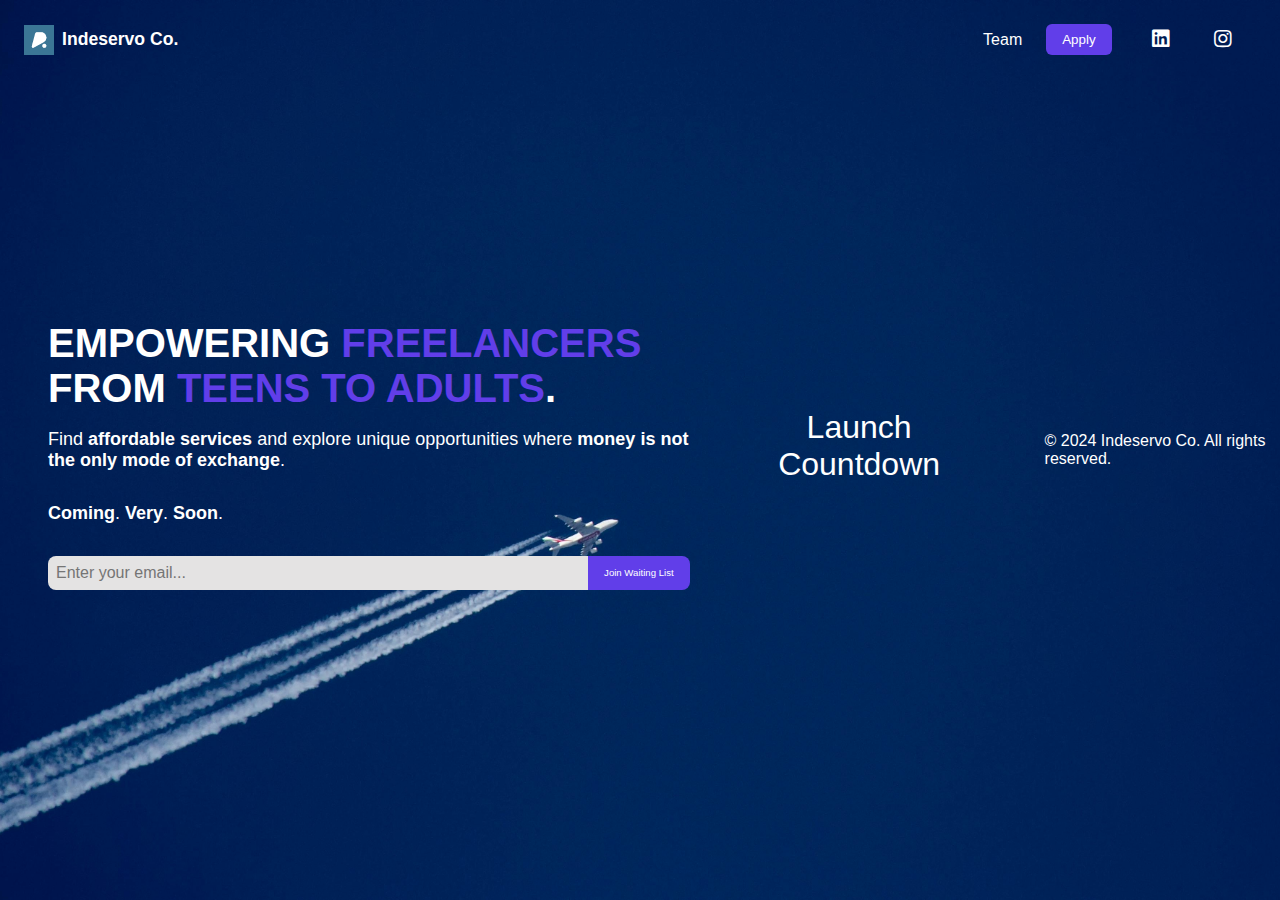
<file: index.html>
<!DOCTYPE html>
<html lang="en">
<head>
    <!-- Google tag (gtag.js) -->
    <script async src="https://www.googletagmanager.com/gtag/js?id=G-58T5W0ZTQF"></script>
    <script>
    window.dataLayer = window.dataLayer || [];
    function gtag(){dataLayer.push(arguments);}
    gtag('js', new Date());

    gtag('config', 'G-58T5W0ZTQF');
    </script>
    <!-- Meta Tags for SEO -->
    <meta charset="UTF-8">
    <meta name="viewport" content="width=device-width, initial-scale=1.0">
    <meta name="title" content="Indeservo Co. | Empowering Freelancers from Teens to Adults">
    <meta name="description" content="Find affordable services and empower freelancers of all ages. At Indeservo Co., money is not the only mode of exchange. Join our waiting list to explore endless possibilities.">
    <meta name="keywords" content="Indeservo Co, freelancing platform, teen freelancers, adult freelancers, affordable services, non-monetary exchange, gig platform, hire freelancers, freelancing website">
    <meta name="author" content="Indeservo Co.">
    <meta name="robots" content="index, follow">
    <meta property="og:title" content="Indeservo Co. | Empowering Freelancers from Teens to Adults">
    <meta property="og:description" content="Find affordable services and empower freelancers of all ages. At Indeservo Co., money is not the only mode of exchange. Join our waiting list to explore endless possibilities.">
    <meta property="og:image" content="https://www.indeservo.com/logo.png">
    <meta property="og:url" content="https://www.indeservo.com">
    <meta property="og:type" content="website">
    <meta property="twitter:card" content="summary_large_image">
    <meta property="twitter:title" content="Indeservo Co. | Empowering Freelancers from Teens to Adults">
    <meta property="twitter:description" content="Find affordable services and empower freelancers of all ages. At Indeservo Co., money is not the only mode of exchange. Join our waiting list to explore endless possibilities.">
    <meta property="twitter:image" content="https://www.indeservo.com/logo.png">

    <title>Indeservo Co.</title>
    <link rel="icon" type="image/png" href="/Resources/Logo.png">

    <link href="https://cdnjs.cloudflare.com/ajax/libs/font-awesome/5.15.3/css/all.min.css" rel="stylesheet"/>
    <link rel="stylesheet" href="new.css">
</head>
<body>
    <header>
        <div class="logo">
            <img alt="Indeservo Co. Logo" src="/Resources/Logo.png"/>
            <div class="title">Indeservo Co.</div>
            <button id="menuToggle" class="menu-icon">&#9776;</button>
        </div>
        
        <nav>
            <a href="/team.html" class="nav-link">Team</a>
            <button id="applyButton" class="nav-link">Apply</button>
            <div class="social-icons">
                <a href="https://www.linkedin.com/company/indeservo/" target="_blank"><i class="fab fa-linkedin"></i></a>
                <a href="https://www.instagram.com/indeservo/" target="_blank"><i class="fab fa-instagram"></i></a>
            </div>
        </nav>
        
        <div id="sideMenu" class="side-menu">
            <button id="closeMenu" class="close-btn">&times;</button>
            <div class="menu-section">
                <h3 style="color: rgb(154, 154, 154); font-size: smaller;">Team</h3>
                <a href="/team.html" class="side-link">Team</a>
            </div>
            <div class="menu-section">
                <h3 style="color: rgb(154, 154, 154); font-size: smaller;">Jobs</h3>
                <a href="#" id="applyButtonSide" class="side-link">Apply</a>
            </div>
            <div class="menu-section">
                <h3 style="color: rgb(154, 154, 154); font-size: smaller;">Social Media</h3>
                <div class="side-social-icons">
                    <a style="margin-right: 10px; color: rgb(0, 0, 0);" href="https://www.linkedin.com/company/indeservo/" target="_blank"><i class="fab fa-linkedin"></i> Linkedin</a>
                    <br/><br/>
                    <a href="https://www.instagram.com/indeservo/" target="_blank"><i class="fab fa-instagram"></i> Instagram</a>
                </div>
            </div>
        </div>
    </header>

    <div class="container">
        <div class="left-content">
            <h1>EMPOWERING <span class="highlight">FREELANCERS</span> FROM <span class="highlight">TEENS TO ADULTS</span>.</h1>
            <p>Find <strong>affordable services</strong> and explore unique opportunities where <strong>money is not the only mode of exchange</strong>.</p>
            <p><span class="bold">Coming</span>. <span class="bold">Very</span>. <span class="bold">Soon</span>.</p>
            <div class="input-group" style="display: flex; gap: 0; align-items: center;">
                <form id="waitingListForm" action="https://api.web3forms.com/submit" method="POST" style="display: flex; width: 100%; gap: 0;">
                    <input type="hidden" name="access_key" value="aeaef715-6f02-44fd-8705-c53b4dd4ba96"/>
                    <input name="email" style="background-color: rgb(228, 227, 227); padding: 0.5rem; border-radius: 0.5rem 0 0 0.5rem; flex: 1;" placeholder="Enter your email..." type="email" required/>
                    <button type="submit" style="background-color: #613EE9; color: white; padding: 0.5rem 1rem; border: none; border-radius: 0 0.5rem 0.5rem 0; cursor: pointer; font-size: 0.6rem;">Join Waiting List</button>
                </form>
            </div>
        </div>
        

        <div class="right-content">
            <div class="countdown-header">Launch Countdown</div>
            <div style="font-size: 40px;" class="countdown-time" id="countdownDisplay"></div>
        </div>
    </div>
    <footer>
        <p>&copy; 2024 Indeservo Co. All rights reserved.</p>
    </footer>

    <div id="myModal" class="modal">
        <div class="modal-content">
            <span class="close" id="closeModal">&times;</span>
            <h2>Hiring Form</h2>
            <form id="hiringForm" action="https://api.web3forms.com/submit" method="POST">
                <input type="hidden" name="access_key" value="aeaef715-6f02-44fd-8705-c53b4dd4ba96"/>
                <input name="name" type="text" placeholder="Your Name" required>
                <input name="email" type="email" placeholder="Your Email" required>
                <input name="phone" type="text" placeholder="Your Phone" required>
                
                <select name="position" required>
                    <option value="" disabled selected>Select Position</option>
                    <option value="Frontend">Frontend</option>
                    <option value="Backend">Backend</option>
                    <option value="Graphics Designer">Graphics Designer</option>
                    <option value="Full-stack">Full-stack</option>
                    <option value="Marketing">Marketing</option>
                    <option value="Social Media Admin">Social Media Admin</option>
                </select>
                
                <button class="submit-button" type="submit">Submit</button>
            </form>
        </div>
    </div>

    <script src="/new.js"></script>
</body>
</html>
</file>
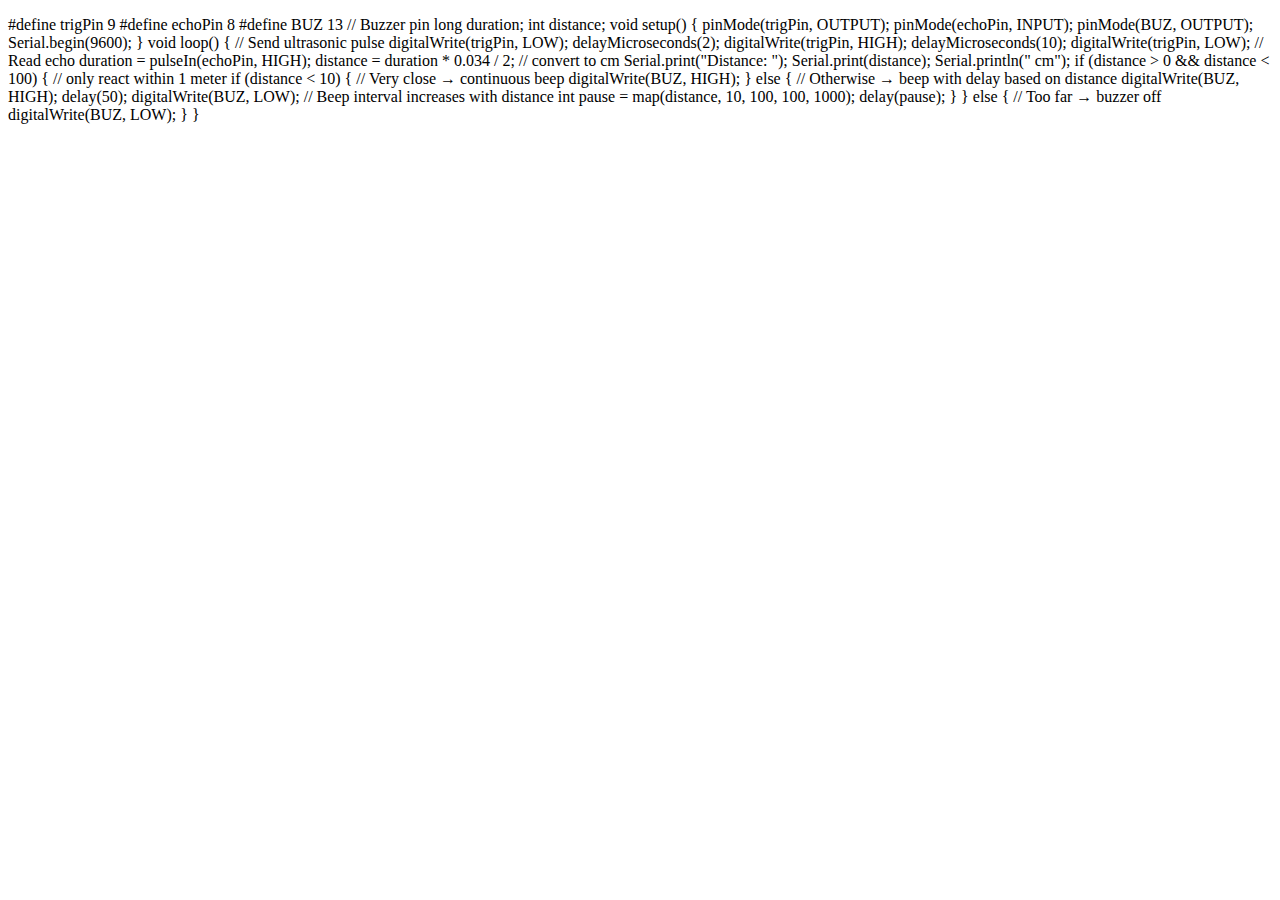
<file: me.html>
<!DOCTYPE html>
<html>
<head>
    <title>-----</title>
</head>
<body>
    <p>#define trigPin 9
#define echoPin 8
#define BUZ 13   // Buzzer pin

long duration;
int distance;

void setup() {
  pinMode(trigPin, OUTPUT);
  pinMode(echoPin, INPUT);
  pinMode(BUZ, OUTPUT);
  Serial.begin(9600);
}

void loop() {
  // Send ultrasonic pulse
  digitalWrite(trigPin, LOW);
  delayMicroseconds(2);
  digitalWrite(trigPin, HIGH);
  delayMicroseconds(10);
  digitalWrite(trigPin, LOW);

  // Read echo
  duration = pulseIn(echoPin, HIGH);
  distance = duration * 0.034 / 2;  // convert to cm

  Serial.print("Distance: ");
  Serial.print(distance);
  Serial.println(" cm");

  if (distance > 0 && distance < 100) {  // only react within 1 meter
    if (distance < 10) {
      // Very close → continuous beep
      digitalWrite(BUZ, HIGH);
    } else {
      // Otherwise → beep with delay based on distance
      digitalWrite(BUZ, HIGH);
      delay(50);
      digitalWrite(BUZ, LOW);

      // Beep interval increases with distance
      int pause = map(distance, 10, 100, 100, 1000); 
      delay(pause);
    }
  } else {
    // Too far → buzzer off
    digitalWrite(BUZ, LOW);
  }
}
</p>
</body>
</html>
</file>
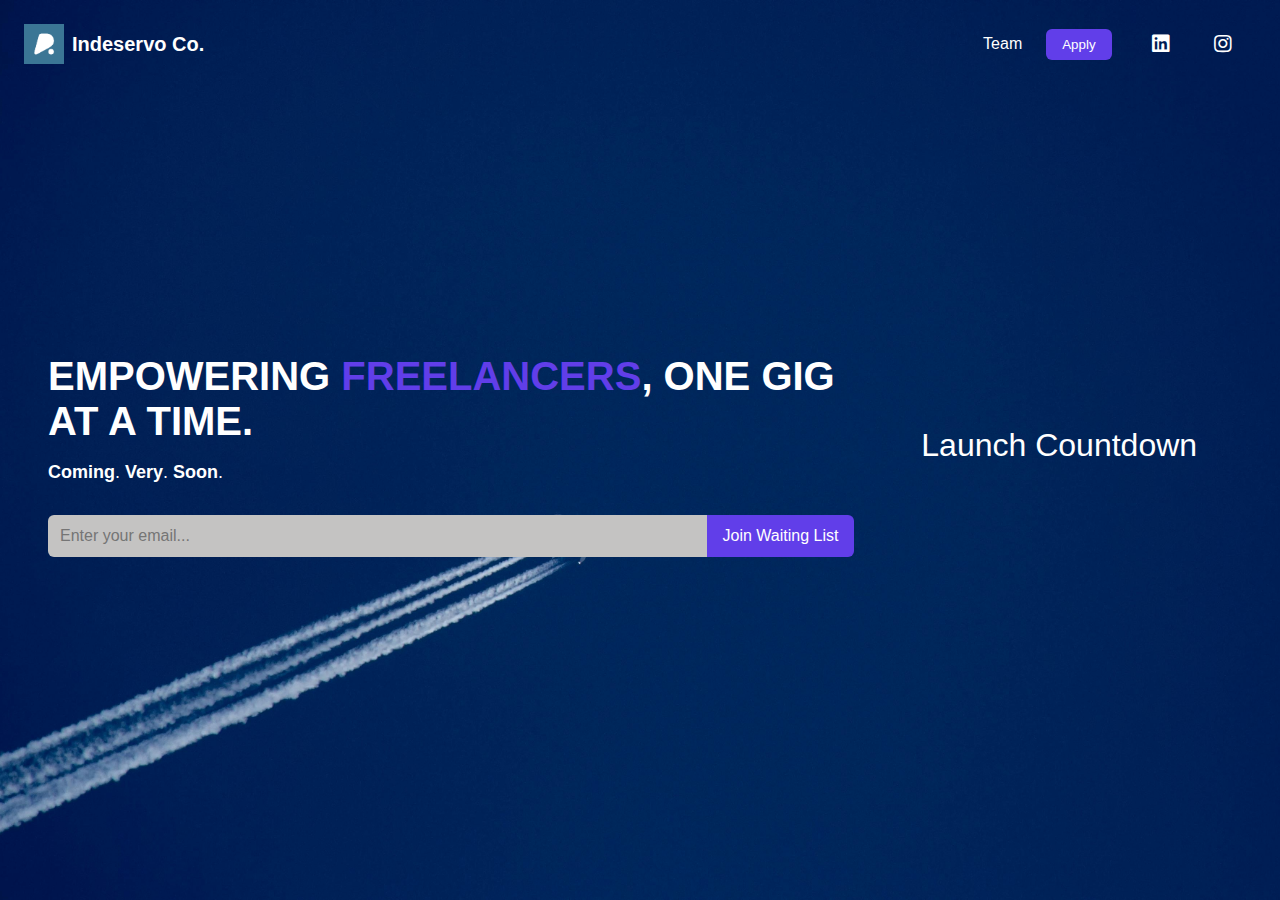
<file: new.html>
<!DOCTYPE html>
<html lang="en">
<head>
    <meta charset="UTF-8">
    <meta name="viewport" content="width=device-width, initial-scale=1.0">
    <title>Indeservo Co.</title>
    <link href="https://cdnjs.cloudflare.com/ajax/libs/font-awesome/5.15.3/css/all.min.css" rel="stylesheet"/>
    <style>
        body {
            background-image: url('/Resources/bg-final.jpg');
            background-size: cover;
            background-position: center;
            font-family: 'Arial', sans-serif;
            margin: 0;
            padding: 0;
            color: white;
            display: flex;
            align-items: center;
            justify-content: center;
            height: 100vh;
            background-color: rgba(128, 0, 128, 0.75);
        }
        header {
            position: absolute;
            top: 0;
            left: 0;
            width: 100%;
            display: flex;
            justify-content: space-between;
            padding: 1.5rem;
            box-sizing: border-box;
        }
        header .logo {
            display: flex;
            align-items: center;
        }
        header .logo img {
            width: 40px;
            height: 40px;
            margin-right: 0.5rem;
        }
        header .logo .title {
            font-size: 1.25rem;
            font-weight: bold;
        }
        nav {
            display: flex;
            align-items: center;
        }
        nav a {
            margin-right: 1.5rem;
            text-decoration: none;
            color: white;
        }
        nav a:hover {
            text-decoration: underline;
        }
        nav button {
            background-color: #613EE9;
            color: white;
            padding: 0.5rem 1rem;
            border: none;
            border-radius: 0.375rem;
            cursor: pointer;
            white-space: nowrap;
        }
        nav button:hover {
            background-color: #4b00b3;
        }
        .social-icons {
            margin-left: 1.5rem;
        }
        .social-icons a {
            color: white;
            margin-left: 1rem;
            font-size: 1.25rem;
            transition: color 0.3s;
        }
        .social-icons a:hover {
            color: #613EE9;
        }
        .container {
            display: flex;
            justify-content: space-between;
            width: 100%;
            padding: 0 2rem;
            box-sizing: border-box;
        }
        .left-content {
            width: 70%;
            padding: 1rem;
        }
        .left-content h1 {
            font-size: 2.5rem;
            font-weight: bold;
            margin-bottom: 1rem;
        }
        .left-content h1 .highlight {
            color: #613EE9;
        }
        .left-content p {
            font-size: 1.125rem;
            margin-bottom: 2rem;
        }
        .left-content p .bold {
            font-weight: bold;
        }
        .input-group {
            display: flex;
            margin-bottom: 1rem;
        }
        .input-group input {
            padding: 0.75rem;
            border: none;
            border-radius: 0.375rem 0 0 0.375rem;
            color: #333;
            flex: 1;
            font-size: 1rem; /* Increase font size */
        }
        .input-group button {
            background-color: #613EE9;
            color: white;
            padding: 0.75rem 1rem;
            border: none;
            border-radius: 0 0.375rem 0.375rem 0;
            cursor: pointer;
            font-size: 1rem; /* Increase font size */
        }
        /* Countdown styling */
        .right-content {
            width: 30%;
            display: flex;
            flex-direction: column;
            justify-content: center;
            align-items: center;
            padding: 1rem;
        }
        .countdown-header {
            font-size: 2rem;
            text-align: center;
            color: white;
            margin-bottom: 0.5rem;
        }
        .countdown-time {
            font-size: 3rem;
            text-align: center;
            color: white;
        }
        /* Hiring Form Modal */
        .modal {
            display: none; /* Hidden by default */
            position: fixed;
            z-index: 1000;
            left: 0;
            top: 0;
            width: 100%;
            height: 100%;
            overflow: auto;
            background-color: rgba(0, 0, 0, 0.8); /* Black w/ opacity */
            justify-content: center;
            align-items: center;
        }
        .modal-content {
            background-color: rgba(255, 255, 255, 0.9);
            padding: 20px;
            border-radius: 8px;
            width: 400px; /* Adjust width as needed */
            box-shadow: 0 5px 15px rgba(0, 0, 0, 0.3);
        }
        .modal-content h2 {
            text-align: center;
            color: #613EE9; /* Purple color */
            margin-bottom: 1rem;
        }
        .modal-content input,
        .modal-content select {
            padding: 1rem; /* Increase padding for text boxes */
            border: 1px solid #ccc;
            border-radius: 0.375rem;
            margin-bottom: 1rem; /* Space between inputs */
            width: 100%; /* Full width */
            box-sizing: border-box; /* Include padding and border in width */
            font-size: 1rem; /* Increase font size */
        }
        .modal-content .submit-button {
            background-color: #613EE9;
            color: white;
            padding: 1rem; /* Increase padding for button */
            border: none;
            border-radius: 0.375rem;
            width: 100%; /* Full width */
            font-size: 1rem; /* Increase font size */
            cursor: pointer;
        }
        .modal-content .close {
            color: #aaa;
            float: right;
            font-size: 28px;
            font-weight: bold;
        }
        .modal-content .close:hover,
        .modal-content .close:focus {
            color: black;
            text-decoration: none;
            cursor: pointer;
        }
        .modal-content input[type="file"] {
    color: black; /* Change text color to black */
}
.modal-content input[type="file"]::-webkit-file-upload-button {
    background-color: #613EE9; /* Style the upload button */
    color: white; /* Set button text color to white */
    padding: 0.5rem; /* Increase padding for button */
    border: none;
    border-radius: 0.35rem;
    cursor: pointer;
    font-size: 1rem; /* Increase font size */
}

        @media (max-width: 768px) {
            .container {
                flex-direction: column;
                align-items: center;
            }
            .left-content {
                width: 100%;
            }
            .right-content {
                width: 100%;
                align-items: center;
            }
            header {
                flex-direction: column;
                align-items: center;
            }
            header .logo {
                margin-bottom: 1rem;
            }
            nav {
                flex-direction: column;
                align-items: center;
            }
            nav a {
                margin: 0.5rem 0;
            }
            nav button {
                margin-top: 0.5rem;
            }
        }

    </style>
</head>
<body>
    <header>
        <div class="logo">
            <img alt="Indeservo Co. Logo" src="/Resources/Logo.png"/>
            <div class="title">Indeservo Co.</div>
        </div>
        <nav>
            <a href="#">Team</a>
            <button id="applyButton">Apply</button>
            <div class="social-icons">
                <a href="https://www.linkedin.com/company/indeservo/" target="_blank"><i class="fab fa-linkedin"></i></a>
                <a href="https://www.instagram.com/indeservo/" target="_blank"><i class="fab fa-instagram"></i></a>

            </div>
        </nav>
    </header>

    <div class="container">
        <!-- Left Content -->
        <div class="left-content">
            <h1>EMPOWERING <span class="highlight">FREELANCERS</span>, ONE GIG AT A TIME.</h1>
            <p><span class="bold">Coming</span>. <span class="bold">Very</span>. <span class="bold">Soon</span>.</p>
            <div class="input-group">
                <input style="background-color: rgb(196, 195, 194);" placeholder="Enter your email..." type="email"/>
                <button>Join Waiting List</button>
            </div>
        </div>

        <!-- Right Content (Countdown) -->
        <div class="right-content">
            <div class="countdown-header">Launch Countdown</div>
            <div class="countdown-time" id="countdownDisplay"></div>
        </div>
    </div>

    <!-- Hiring Form Modal -->
    <div id="myModal" class="modal">
        <div class="modal-content">
            <span class="close" id="closeModal">&times;</span>
            <h2>Hiring Form</h2>
            <input type="text" placeholder="Your Name" required>
            <input type="email" placeholder="Your Email" required>
            <input type="text" placeholder="Your Phone" required>
            <input type="file" accept=".pdf, .doc, .docx" placeholder="Upload CV" required>
            <select required>
                <option value="" disabled selected>Select Position</option>
                <option value="Frontend">Frontend</option>
                <option value="Backend">Backend</option>
                <option value="Graphics Designer">Graphics Designer</option>
                <option value="Full-stack">Full-stack</option>
                <option value="Marketing">Marketing</option>
                <option value="Social Media Admin">Social Media Admin</option>
            </select>
            <button class="submit-button" id="submitButton">Submit</button>
        </div>
    </div>

    <script>
        // Show the modal when the "Apply" button is clicked
        document.getElementById('applyButton').onclick = function() {
            document.getElementById('myModal').style.display = 'flex'; // Use flex to center modal
        }

        // Close the modal when the "x" is clicked
        document.getElementById('closeModal').onclick = function() {
            document.getElementById('myModal').style.display = 'none';
        }

        // Close the modal when clicking outside of the modal
        window.onclick = function(event) {
            if (event.target === document.getElementById('myModal')) {
                document.getElementById('myModal').style.display = 'none';
            }
        }

        // Countdown timer
        const countdownDisplay = document.getElementById('countdownDisplay');
        const launchDate = new Date('2025-01-01T00:00:00').getTime();

        function updateCountdown() {
            const now = new Date().getTime();
            const distance = launchDate - now;

            const days = Math.floor(distance / (1000 * 60 * 60 * 24));
            const hours = Math.floor((distance % (1000 * 60 * 60 * 24)) / (1000 * 60 * 60));
            const minutes = Math.floor((distance % (1000 * 60 * 60)) / (1000 * 60));
            const seconds = Math.floor((distance % (1000 * 60)) / 1000);

            countdownDisplay.innerHTML = `${days}d ${hours}h ${minutes}m ${seconds}s`;

            if (distance < 0) {
                clearInterval(x);
                countdownDisplay.innerHTML = "EXPIRED";
            }
        }

        // Update the countdown every second
        const x = setInterval(updateCountdown, 1000);
    </script>
</body>
</html>
</file>
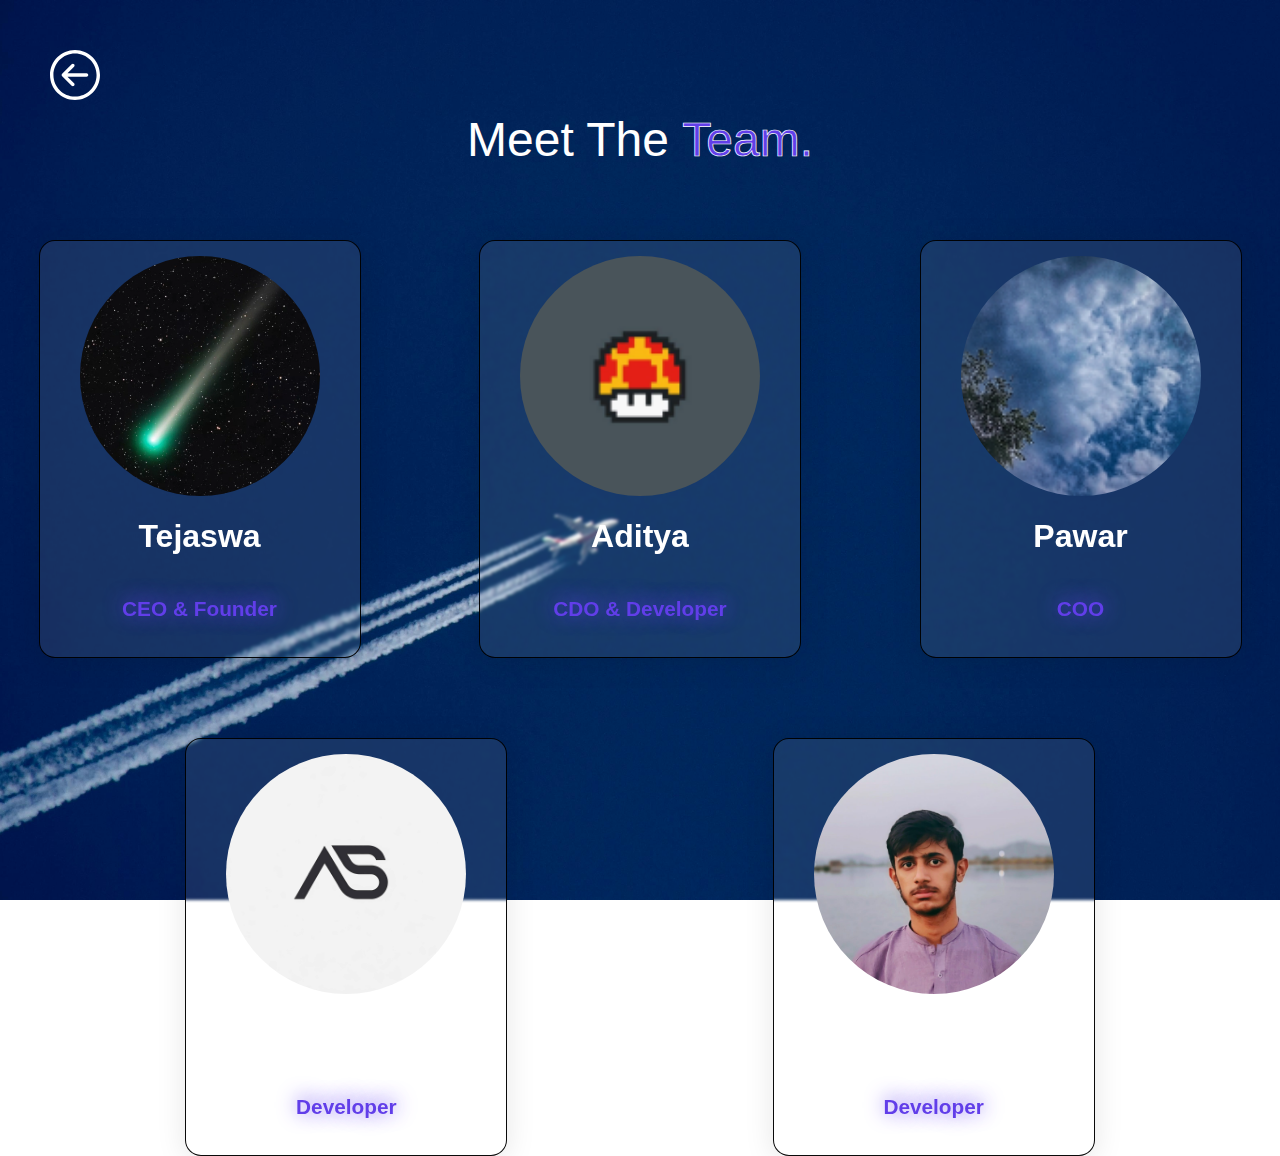
<file: team.html>
<!DOCTYPE html>
<html lang="en">
<head>
    <!-- Google tag (gtag.js) -->
    <script async src="https://www.googletagmanager.com/gtag/js?id=G-58T5W0ZTQF"></script>
    <script>
    window.dataLayer = window.dataLayer || [];
    function gtag(){dataLayer.push(arguments);}
    gtag('js', new Date());

    gtag('config', 'G-58T5W0ZTQF');
    </script>
    <meta charset="UTF-8">
    <meta name="viewport" content="width=device-width, initial-scale=1.0">
    <title>Indeservo Co.</title>
    <link rel="stylesheet" href="new.css">
    <link rel="stylesheet" href="team.css">
</head>
<body>
     <!-- Back Button -->
    <img class="back" src="Resources/back-button.svg" alt="Back" onclick="toBack()">
     <!-- Team Title  -->
    <h1 class="heading">Meet The <b>Team.</b></h1>
    <!-- Team Members List  -->
    <div class="members">  
            <div class="box">
                <img src="Resources/saFire.png" alt="">
                <h1>Tejaswa</h1>
                <p>CEO & Founder</p>
            </div>
            <div class="box">
                <img src="Resources/RadX.png" alt="">
                <h1>Aditya</h1>
                <p>CDO & Developer</p>
            </div>
            <div class="box">
                <img src="Resources/Miney.png" alt="">
                <h1>Pawar</h1>
                <p>COO</p>
            </div>
            <div class="box">
                <img src="Resources/abdus.jpg" alt="">
                <h1>ABDUS</h1>
                <p>Developer</p>
            </div>
            <div class="box">
                <img src="Resources/Reyyan.jpg" alt="">
                <h1>Muhammad Reyyan</h1>
                <p>Developer</p>
            </div>

    </div>
    <script>
        function toBack(){
            window.location.href = "/index.html";
        }
    </script>
    
</body>
</html>
</file>
<file: new.css>
body {
    background-image: url('Resources/bg-final.jpg');
    background-size: cover;
    background-position: center;
    font-family: 'Arial', sans-serif;
    margin: 0;
    padding: 0;
    color: white;
    display: flex;
    align-items: center;
    justify-content: center;
    height: 100vh;
}

header {
    position: absolute;
    top: 0;
    left: 0;
    width: 100%;
    display: flex;
    justify-content: space-between;
    align-items: center;
    padding: 1.5rem;
    box-sizing: border-box;
}

header .logo {
    display: flex;
    align-items: center;
}

header .logo img {
    width: 30px;
    height: 30px;
    margin-right: 0.5rem;
}

header .logo .title {
    font-size: 1.1rem;
    font-weight: bold;
    margin-right: 150px;
}

nav {
    display: flex;
    align-items: center;
}

nav a {
    margin-right: 1.5rem;
    text-decoration: none;
    color: white;
}

nav a:hover {
    text-decoration: underline;
}

nav button {
    background-color: #613EE9;
    color: white;
    padding: 0.5rem 1rem;
    border: none;
    border-radius: 0.375rem;
    cursor: pointer;
    white-space: nowrap;
}

nav button:hover {
    background-color: #4b00b3;
}

.social-icons {
    margin-left: 1.5rem;
}

.social-icons a {
    color: white;
    margin-left: 1rem;
    font-size: 1.25rem;
    transition: color 0.3s;
}

.social-icons a:hover {
    color: #613EE9;
}

.container {
    display: flex;
    justify-content: space-between;
    width: 100%;
    padding: 0 2rem;
    box-sizing: border-box;
}

.left-content {
    width: 70%;
    padding: 1rem;
}

.left-content h1 {
    font-size: 2.5rem;
    font-weight: bold;
    margin-bottom: 1rem;
}

.left-content h1 .highlight {
    color: #613EE9;
}

.left-content p {
    font-size: 1.125rem;
    margin-bottom: 2rem;
}

.left-content p .bold {
    font-weight: bold;
}

.input-group {
    display: flex;
    margin-bottom: 1rem;
}

.input-group input {
    padding: 0.6rem;
    border: none;
    border-radius: 0.3rem 0 0 0.3rem;
    color: #333;
    flex: 1;
    font-size: 1rem;
}

.input-group button {
    background-color: #613EE9;
    color: white;
    padding: 0.5rem 0.5rem;
    border: none;
    border-radius: 0 0.3rem 0.3rem 0;
    cursor: pointer;
    font-size: 0.7rem;
}

.right-content {
    width: 30%;
    display: flex;
    flex-direction: column;
    justify-content: center;
    align-items: center;
    padding: 1rem;
}

.countdown-header {
    font-size: 2rem;
    text-align: center;
    color: white;
    margin-bottom: 0.5rem;
}

.countdown-time {
    font-size: 3rem;
    text-align: center;
    color: white;
}

.modal {
    display: none;
    position: fixed;
    z-index: 1000;
    left: 0;
    top: 0;
    width: 100%;
    height: 100%;
    overflow: auto;
    background-color: rgba(0, 0, 0, 0.8);
    justify-content: center;
    align-items: center;
}

.modal-content {
    background-color: rgba(255, 255, 255, 0.9);
    padding: 20px;
    border-radius: 8px;
    width: 400px;
    box-shadow: 0 5px 15px rgba(0, 0, 0, 0.3);
}

.modal-content h2 {
    text-align: center;
    color: #613EE9;
    margin-bottom: 1rem;
}

.modal-content input,
.modal-content select {
    padding: 1rem;
    border: 1px solid #ccc;
    border-radius: 0.375rem;
    margin-bottom: 1rem;
    width: 100%;
    box-sizing: border-box;
    font-size: 1rem;
}

.modal-content .submit-button {
    background-color: #613EE9;
    color: white;
    padding: 1rem;
    border: none;
    border-radius: 0.375rem;
    width: 100%;
    font-size: 1rem;
    cursor: pointer;
}

.modal-content .close {
    color: #aaa;
    float: right;
    font-size: 28px;
    font-weight: bold;
}

.modal-content .close:hover,
.modal-content .close:focus {
    color: black;
    text-decoration: none;
    cursor: pointer;
}

.modal-content input[type="file"] {
    color: black;
}

.modal-content input[type="file"]::-webkit-file-upload-button {
    background-color: #613EE9;
    color: white;
    padding: 0.5rem;
    border: none;
    border-radius: 0.35rem;
    cursor: pointer;
    font-size: 1rem;
}

@media (max-width: 768px) {
    .container {
        flex-direction: column;
        align-items: center;
    }
    .left-content, .right-content {
        width: 100%;
        align-items: center;
    }
    header {
        flex-direction: column;
        align-items: center;
    }
    header .logo {
        margin-bottom: 1rem;
    }
    nav {
        flex-direction: column;
        align-items: center;
    }
    nav a {
        margin: 0.5rem 0;
    }
    nav button {
        margin-top: 0.5rem;
    }
}

.menu-icon {
    display: none;
    font-size: 1.5rem;
    cursor: pointer;
    background: none;
    border: none;
    color: white;
    margin-left: auto; /* Push the menu icon to the right */
    margin-top: 5px; /* Optional: Add some spacing above */
}

.side-menu {
    position: fixed;
    top: 0;
    right: -350px;
    height: 100%;
    width: 250px;
    background-color: #d1dff6;
    
    border-radius: 10px;
    transition: right 0.3s;
    display: flex;
    flex-direction: column;
    padding: 1rem;
    gap: 1rem;
}

.side-menu.active {
    right: 0;
}

.side-link,
.side-social-icons a {
    color: rgb(0, 0, 0);
    text-decoration: none;
    font-size: 1.2rem;
    margin-bottom: 1rem;
}

.close-btn {
    background: none;
    border: none;
    color: rgb(0, 0, 0);
    font-size: 1.5rem;
    align-self: flex-end;
    cursor: pointer;
}
.menu-section h3 {
    margin-bottom: 1rem; /* Space between heading and links */
    padding-bottom: 0.5rem; /* Space below the heading */
    border-bottom: 2px solid #b6b6b6; /* Underline style */
    width: 200px; /* Adjust width as needed */
     /* Ensures the border only stretches the length of the text */
}



@media (max-width: 768px) {
    .nav-link, .social-icons {
        display: none;
    }
    .menu-icon {
        display: block;
    }
}
</file>
<file: team.css>
body{
    background-attachment: fixed;
}
.heading {
    font-weight: 50;
    font-size: 3rem;
    position: absolute;
    top: 5rem;
}
.heading b {
    color: #613EE9;
    -webkit-text-stroke: 0.7px white;
}
.members {
    display: flex;
    flex-wrap: wrap;
    gap: 5rem;
    position: absolute;
    top: 15rem;
    width: 100%;
    justify-content: space-evenly;
}
.box {
    display: flex;
    flex-direction: column;
    align-items: center;
    width: 20rem;
    height: 26rem;
    justify-content: center;
    background: rgba(255, 255, 255, 0.09);
    border-radius: 16px;
    box-shadow: 0 4px 30px rgba(0, 0, 0, 0.1);
    backdrop-filter: blur(1.7px);
    -webkit-backdrop-filter: blur(5.5px);
    border: 1px solid rgba(0, 0, 0, 0.96);
}
.box img {
    width: 15rem;
    border-radius: 8rem;
}
.box p {
    color: #613EE9;
    font-weight: 800;
    font-size: 1.3rem;
    text-shadow: 1px -2px 20px #613EE9;
}
.back {
    position: absolute;
    z-index: 1;
    top: 50px;
    left: 50px;
    cursor: pointer;
}
.back:hover {
    transform: scale(1.1)
}



footer {
    text-align: center;
    padding: 1rem;
    font-size: 0.9rem;
    color: rgba(0, 0, 0, 0.6);
    width: 100%;
    bottom: 0;
    position: fixed;
    background-color: transparent;
}
</file>
